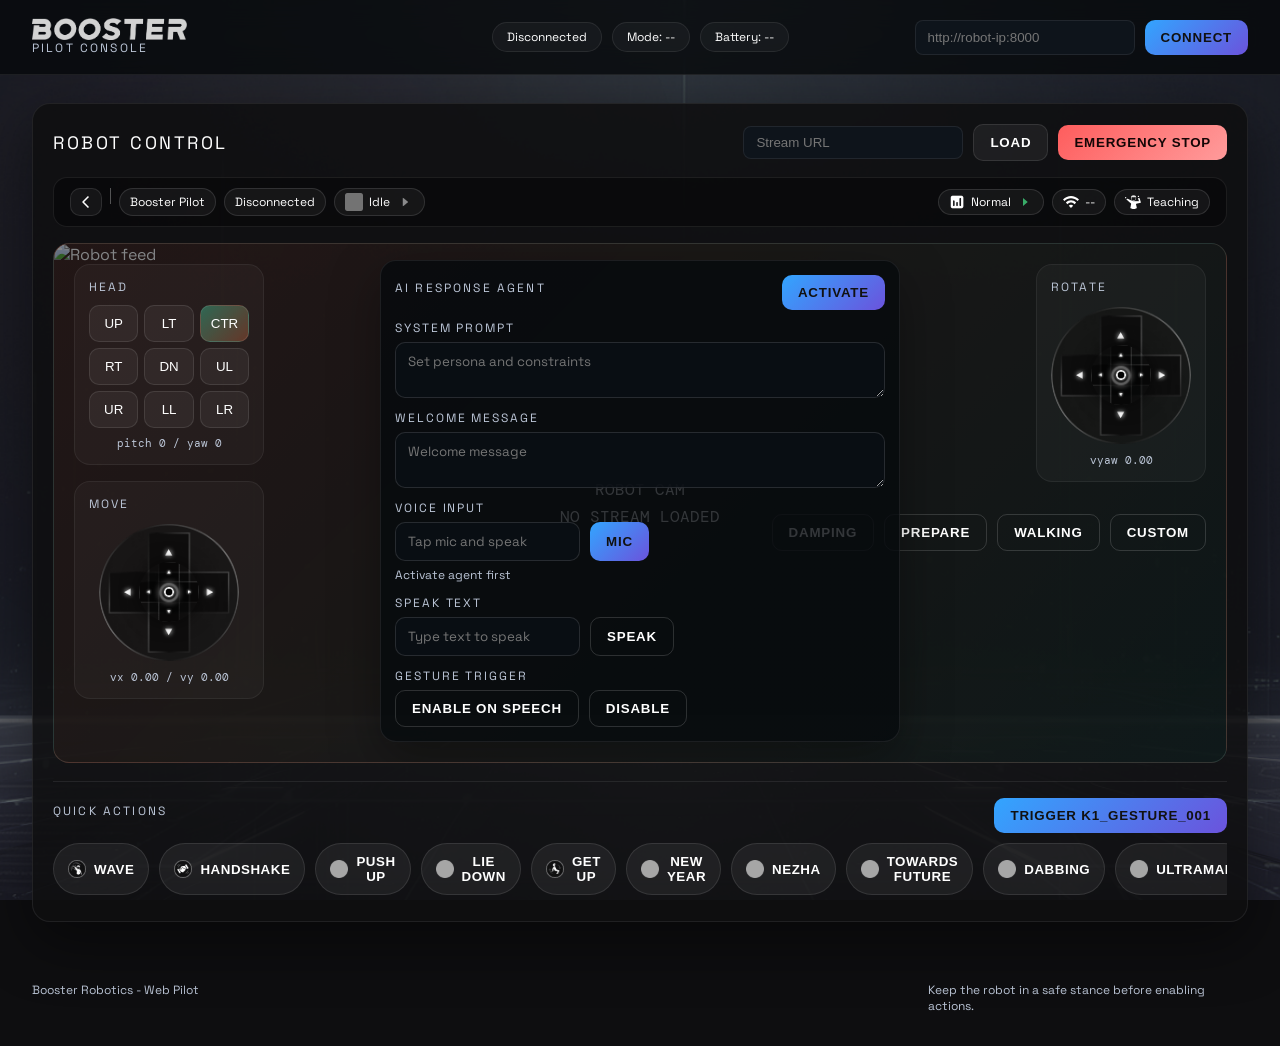
<file: orchestration_ui/index.html>
<!doctype html>
<html lang="en">
  <head>
    <meta charset="utf-8" />
    <meta name="viewport" content="width=device-width, initial-scale=1" />
    <title>Booster Web Pilot</title>
    <link rel="stylesheet" href="styles.css" />
  </head>
  <body>
    <div class="bg-orbit"></div>
    <div class="bg-grid"></div>

    <header class="topbar">
      <div class="brand">
        <div class="logo">
          <img src="assets/img_logo_white.png" alt="Booster" />
        </div>
        <div class="tag">Pilot Console</div>
      </div>
      <div class="status">
        <div class="chip" id="status-connection">Disconnected</div>
        <div class="chip" id="status-mode">Mode: --</div>
        <div class="chip" id="status-battery">Battery: --</div>
      </div>
      <div class="connect">
        <input id="api-host" type="text" placeholder="http://robot-ip:8000" />
        <button id="btn-connect" class="btn btn-primary">Connect</button>
      </div>
    </header>

    <main class="layout">
      <section class="panel console">
        <div class="console-header">
          <div class="console-title">Robot Control</div>
          <div class="console-actions">
            <input id="stream-url" type="text" placeholder="Stream URL" />
            <button id="btn-set-stream" class="btn btn-ghost">Load</button>
            <button id="btn-stop" class="btn btn-danger">Emergency Stop</button>
          </div>
        </div>

        <div class="robot-stage">
        <div class="robot-status-bar" id="robot_status_bar">
          <div class="status-left">
            <button class="status-icon-btn" id="btn-back" type="button">
              <img src="assets/ic_arrow_left_white_24.svg" alt="Back" />
            </button>
            <div class="status-divider"></div>
            <div class="status-pill">Booster Pilot</div>
            <div class="status-pill" id="status-connection-inline">Disconnected</div>
            <div class="status-pill agent-pill">
              <img src="assets/ic_agent_logo.png" alt="Agent" />
              <span id="agent-name">Idle</span>
              <img src="assets/ic_right_arrow.png" alt="Open" />
            </div>
          </div>
          <div class="status-right">
            <div class="status-pill">
              <img src="assets/ic_status_bar_robot.png" alt="Robot" />
              <span id="status-robot-inline">Normal</span>
              <img src="assets/ic_status_bar_triangle.svg" alt="More" />
            </div>
            <div class="status-pill">
              <img src="assets/ic_wifi.svg" alt="WiFi" />
              <span id="status-wifi-inline">--</span>
            </div>
            <div class="status-pill">
              <img src="assets/ic_teaching.png" alt="Teaching" />
              <span>Teaching</span>
            </div>
            <div class="status-pill warning-pill">
              <img src="assets/ic_warning.svg" alt="Warning" />
              <span>Firmware Warning</span>
            </div>
          </div>
        </div>

          <div class="video-frame stage-video">
            <img id="stream-feed" alt="Robot feed" />
            <div class="video-overlay">
              <div class="overlay-title">Robot Cam</div>
              <div class="overlay-sub">No stream loaded</div>
            </div>

            <div class="stage-left">
              <div class="head-card">
                <div class="card-title">Head</div>
                <div class="head-pad" id="robot_head_rotate_btn">
                  <button class="pad-btn" data-head="up">UP</button>
                  <button class="pad-btn" data-head="left">LT</button>
                  <button class="pad-btn" data-head="center">CTR</button>
                  <button class="pad-btn" data-head="right">RT</button>
                  <button class="pad-btn" data-head="down">DN</button>
                  <button class="pad-btn" data-head="left-up">UL</button>
                  <button class="pad-btn" data-head="right-up">UR</button>
                  <button class="pad-btn" data-head="left-down">LL</button>
                  <button class="pad-btn" data-head="right-down">LR</button>
                </div>
                <div class="readout" id="head-readout">pitch 0 / yaw 0</div>
              </div>

              <div class="joystick-card" id="robot_move_stick_controller">
                <div class="card-title">Move</div>
                <div class="joystick" data-stick="move">
                  <div class="joystick-base"></div>
                  <div class="joystick-handle"></div>
                </div>
                <div class="readout" id="move-readout">vx 0.00 / vy 0.00</div>
              </div>
            </div>

            <div class="stage-right">
              <div class="joystick-card" id="robot_rotate_stick_controller">
                <div class="card-title">Rotate</div>
                <div class="joystick" data-stick="rotate">
                  <div class="joystick-base"></div>
                  <div class="joystick-handle"></div>
                </div>
                <div class="readout" id="rotate-readout">vyaw 0.00</div>
              </div>

              <div class="mode-bar stage-mode">
                <button class="btn btn-outline" data-mode="0">Damping</button>
                <button class="btn btn-outline" data-mode="1">Prepare</button>
                <button class="btn btn-outline" data-mode="2">Walking</button>
                <button class="btn btn-outline" data-mode="3">Custom</button>
              </div>
            </div>

            <div class="stage-center">
              <div class="agent-card">
                <div class="agent-header">
                  <div class="card-title">AI Response Agent</div>
                  <button id="btn-agent-toggle" class="btn btn-primary">Activate</button>
                </div>
                <div class="agent-grid">
                  <div class="field">
                    <label>System Prompt</label>
                    <textarea id="system-prompt" rows="2" placeholder="Set persona and constraints"></textarea>
                  </div>
                  <div class="field">
                    <label>Welcome Message</label>
                    <textarea id="welcome-message" rows="2" placeholder="Welcome message"></textarea>
                  </div>
                  <div class="field">
                    <label>Voice Input</label>
                    <div class="speak-row">
                      <input id="voice-text" type="text" placeholder="Tap mic and speak" />
                      <button id="btn-voice" class="btn btn-primary">Mic</button>
                    </div>
                    <div id="voice-status" class="voice-status">Idle</div>
                  </div>
                  <div class="field">
                    <label>Speak Text</label>
                    <div class="speak-row">
                      <input id="speak-text" type="text" placeholder="Type text to speak" />
                      <button id="btn-speak" class="btn btn-outline">Speak</button>
                    </div>
                  </div>
                  <div class="field">
                    <label>Gesture Trigger</label>
                    <div class="toggle-row">
                      <button id="btn-gesture-enable" class="btn btn-outline">Enable on Speech</button>
                      <button id="btn-gesture-disable" class="btn btn-outline">Disable</button>
                    </div>
                  </div>
                </div>
              </div>
            </div>
          </div>
        </div>

        <div class="action-strip">
          <div class="action-strip-title">
            <div class="card-title">Quick Actions</div>
            <button id="btn-gesture" class="btn btn-primary">Trigger k1_gesture_001</button>
          </div>
          <div class="action-scroll">
            <button class="action-btn" data-action="wave">
              <img src="assets/ic_action_wavehand.png" alt="" />
              <span>Wave</span>
            </button>
            <button class="action-btn" data-action="shake">
              <img src="assets/ic_action_shakehand.png" alt="" />
              <span>Handshake</span>
            </button>
            <button class="action-btn" data-action="pushup">
              <img src="assets/ic_action_default.png" alt="" />
              <span>Push Up</span>
            </button>
            <button class="action-btn" data-action="liedown">
              <img src="assets/ic_action_default.png" alt="" />
              <span>Lie Down</span>
            </button>
            <button class="action-btn" data-action="getup">
              <img src="assets/ic_action_standup.png" alt="" />
              <span>Get Up</span>
            </button>
            <button class="action-btn" data-action="dance-newyear">
              <img src="assets/ic_action_default.png" alt="" />
              <span>New Year</span>
            </button>
            <button class="action-btn" data-action="dance-nezha">
              <img src="assets/ic_action_default.png" alt="" />
              <span>Nezha</span>
            </button>
            <button class="action-btn" data-action="dance-towards">
              <img src="assets/ic_action_default.png" alt="" />
              <span>Towards Future</span>
            </button>
            <button class="action-btn" data-action="gesture-dabbing">
              <img src="assets/ic_action_default.png" alt="" />
              <span>Dabbing</span>
            </button>
            <button class="action-btn" data-action="gesture-ultraman">
              <img src="assets/ic_action_default.png" alt="" />
              <span>Ultraman</span>
            </button>
            <button class="action-btn" data-action="gesture-respect">
              <img src="assets/ic_action_default.png" alt="" />
              <span>Respect</span>
            </button>
            <button class="action-btn" data-action="gesture-cheer">
              <img src="assets/ic_action_default.png" alt="" />
              <span>Cheer</span>
            </button>
            <button class="action-btn" data-action="gesture-luckycat">
              <img src="assets/ic_action_default.png" alt="" />
              <span>Lucky Cat</span>
            </button>
            <button class="action-btn" data-action="dance-stop">
              <img src="assets/ic_action_default.png" alt="" />
              <span>Stop Dance</span>
            </button>
          </div>
        </div>
      </section>
    </main>

    <footer class="footer">
      <div>Booster Robotics - Web Pilot</div>
      <div class="hint">Keep the robot in a safe stance before enabling actions.</div>
    </footer>

    <script src="app.js"></script>
  </body>
</html>
</file>
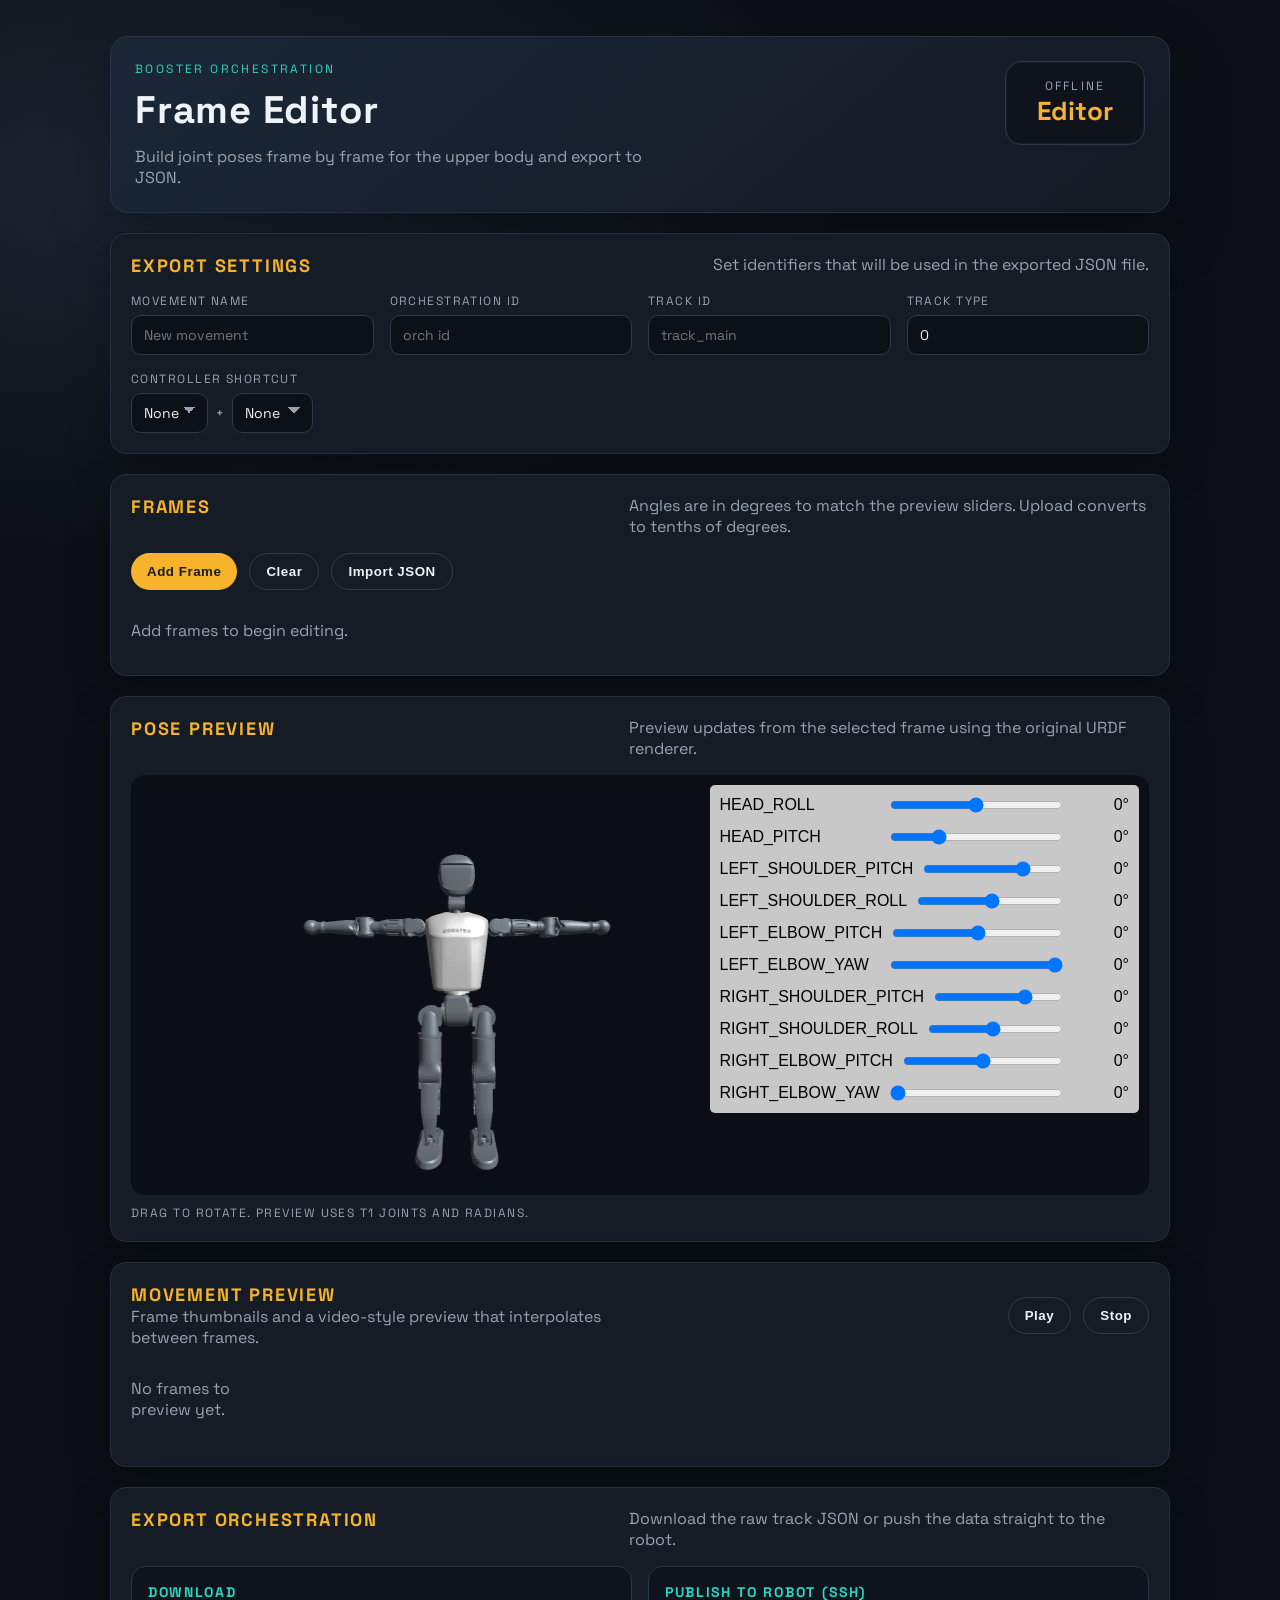
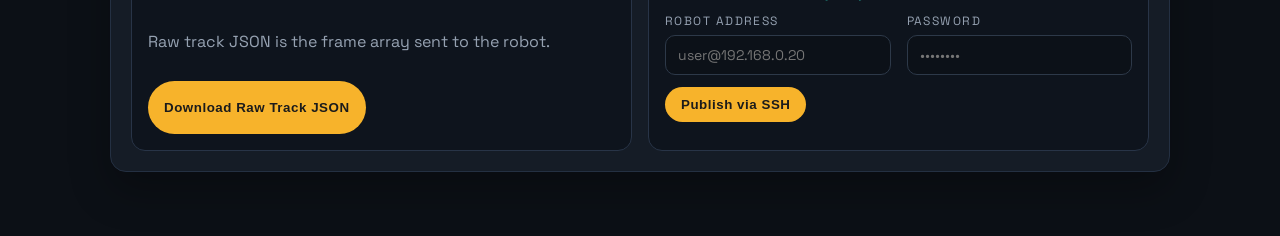
<file: orchestration_ui/public/index.html>
<!doctype html>
<html lang="en">
<head>
  <meta charset="utf-8" />
  <meta name="viewport" content="width=device-width, initial-scale=1" />
  <title>Booster Orchestration Editor</title>
  <link rel="stylesheet" href="styles.css" />
</head>
<body>
  <main class="app">
    <header class="hero">
      <div>
        <p class="eyebrow">Booster Orchestration</p>
        <h1>Frame Editor</h1>
        <p class="subtitle">Build joint poses frame by frame for the upper body and export to JSON.</p>
      </div>
      <div class="hero-badge">
        <span>Offline</span>
        <strong>Editor</strong>
      </div>
    </header>

    <section class="panel">
      <div class="panel-header">
        <h2>Export Settings</h2>
        <p>Set identifiers that will be used in the exported JSON file.</p>
      </div>
      <div class="grid">
        <label>
          Movement Name
          <input id="movement-name" placeholder="New movement" />
        </label>
        <label>
          Orchestration ID
          <input id="orch-id" placeholder="orch id" />
        </label>
        <label>
          Track ID
          <input id="track-id" placeholder="track_main" />
        </label>
        <label>
          Track Type
          <input id="track-type" type="number" value="0" />
        </label>
        <label>
          Controller Shortcut
          <div class="shortcut-select">
            <select id="shortcut-left">
              <option value="">None</option>
              <option value="LT">LT</option>
              <option value="LB">LB</option>
              <option value="RT">RT</option>
              <option value="RB">RB</option>
            </select>
            <span>+</span>
            <select id="shortcut-right">
              <option value="">None</option>
              <option value="UP">UP</option>
              <option value="DOWN">DOWN</option>
              <option value="LEFT">LEFT</option>
              <option value="RIGHT">RIGHT</option>
              <option value="X">X</option>
              <option value="Y">Y</option>
              <option value="A">A</option>
              <option value="B">B</option>
            </select>
          </div>
        </label>
      </div>
    </section>

    <section class="panel">
      <div class="panel-header">
        <h2>Frames</h2>
        <p>Angles are in degrees to match the preview sliders. Upload converts to tenths of degrees.</p>
      </div>
      <div class="btn-group">
        <button id="btn-add-frame">Add Frame</button>
        <button id="btn-clear-frames" class="ghost">Clear</button>
        <button id="btn-import" class="ghost">Import JSON</button>
        <input id="file-input" type="file" accept="application/json" />
      </div>
      <div id="frames" class="frame-list"></div>
    </section>

    <section class="panel">
      <div class="panel-header">
        <h2>Pose Preview</h2>
        <p>Preview updates from the selected frame using the original URDF renderer.</p>
      </div>
      <div class="preview-shell">
        <iframe id="robot-preview" title="Robot preview" src="urdf_render/index.html?model=T1&mode=normal"></iframe>
        <iframe id="robot-thumbnailer" class="thumbnail-renderer" title="Robot thumbnail renderer" src="urdf_render/index.html?model=T1&mode=normal" tabindex="-1" aria-hidden="true"></iframe>
        <div class="preview-note">Drag to rotate. Preview uses T1 joints and radians.</div>
      </div>
    </section>

    <section class="panel">
      <div class="panel-header">
        <div>
          <h2>Movement Preview</h2>
          <p>Frame thumbnails and a video-style preview that interpolates between frames.</p>
        </div>
        <div class="btn-group preview-controls">
          <button id="btn-preview-play" class="ghost">Play</button>
          <button id="btn-preview-stop" class="ghost" disabled>Stop</button>
        </div>
      </div>
      <div id="movement-preview" class="movement-strip"></div>
      <div id="movement-scale" class="movement-scale"></div>
    </section>

    <section class="panel">
      <div class="panel-header">
        <h2>Export Orchestration</h2>
        <p>Download the raw track JSON or push the data straight to the robot.</p>
      </div>
      <div class="export-grid">
        <div class="export-card">
          <h3>Download</h3>
          <p>Raw track JSON is the frame array sent to the robot.</p>
          <div class="btn-group">
            <button id="btn-export-raw">Download Raw Track JSON</button>
          </div>
        </div>
        <div class="export-card">
          <h3>Publish to Robot (SSH)</h3>
          <div class="grid">
            <label>
              Robot Address
              <input id="robot-host" placeholder="user@192.168.0.20" />
            </label>
            <label>
              Password
              <input id="robot-password" type="password" placeholder="••••••••" />
            </label>
          </div>
          <div class="btn-group">
            <button id="btn-publish">Publish via SSH</button>
          </div>
          <p id="publish-status" class="status muted"></p>
        </div>
      </div>
    </section>
  </main>

  <script src="app.js"></script>
</body>
</html>
</file>
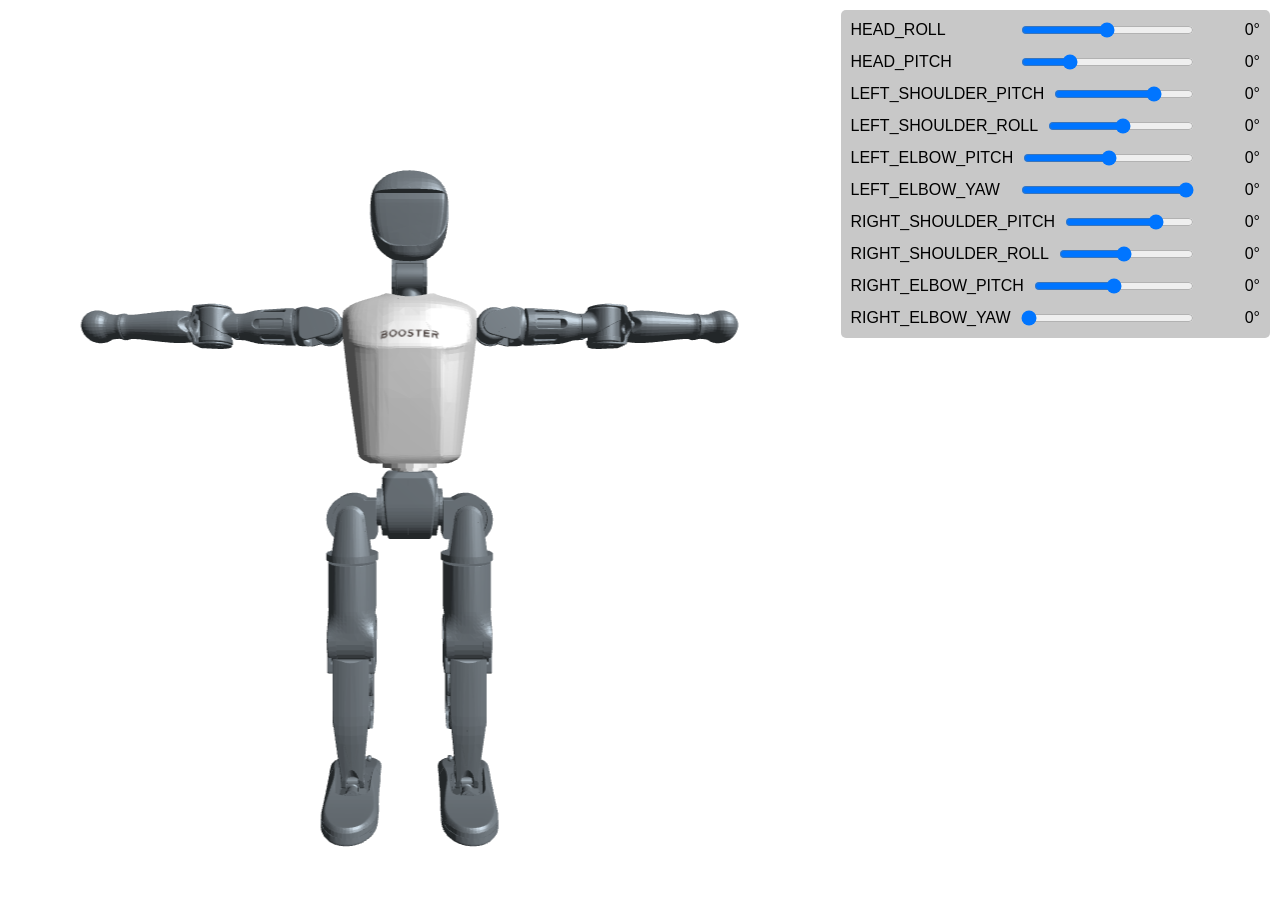
<file: orchestration_ui/public/urdf_render/index.html>
<!DOCTYPE html>
<html lang="en">

<head>
  <meta charset="UTF-8" />
  <meta name="viewport" content="width=device-width, initial-scale=1.0" />
  <title>RobotModel</title>
  <style>
    body {
      margin: 0;
      overflow: hidden;
      background: transparent;
    }

    #app {
      width: 100vw;
      height: 100vh;
      transform: translateX(-18%);
      transform-origin: center center;
    }

    .controls {
      position: fixed;
      top: 10px;
      right: 10px;
      background: rgba(200, 200, 200, 1);
      padding: 10px;
      border-radius: 5px;
      visibility: hidden;
      font-family: Arial, sans-serif;
    }

    #sliderGroups > div {
      display: flex;
      align-items: center;
      gap: 8px;
    }

    #sliderGroups label {
      min-width: 160px;
    }

    #sliderGroups input[type="range"] {
      flex: 1;
    }

    #sliderGroups span {
      min-width: 56px;
      text-align: right;
      font-variant-numeric: tabular-nums;
      display: inline-block;
    }
  </style>
  <script type="module" crossorigin src="./assets/index-CHw-QaMB.js"></script>
</head>

<body>
  <div id="app"></div>
  <div class="controls" id="controlPanel">
    <div id="sliderGroups" style="display: flex; flex-direction: column; gap: 12px;">
      <div id="sliderGroup0" style="display: flex; justify-content: space-between;">
        <label for="headSlider">头部旋转: </label>
        <input type="range" min="-90" max="90" value="0">
        <span>0°</span>
      </div>
    </div>
    <input type="checkbox" id="toggleSwitch" style="display: none;" />
    <img id="exportButton" width="100px" height="100px" style="object-fit: cover; display: none;">
  </div>

  <script>
    (function () {
      let attempts = 0;
      const sliderMap = {};
      const desiredOrder = [
        'HEAD_ROLL',
        'HEAD_PITCH',
        'LEFT_SHOULDER_PITCH',
        'LEFT_SHOULDER_ROLL',
        'LEFT_ELBOW_PITCH',
        'LEFT_ELBOW_YAW',
        'RIGHT_SHOULDER_PITCH',
        'RIGHT_SHOULDER_ROLL',
        'RIGHT_ELBOW_PITCH',
        'RIGHT_ELBOW_YAW'
      ];
      const jointLimits = {
        HEAD_ROLL: { min: -56, max: 56 },
        HEAD_PITCH: { min: -16, max: 45 },
        LEFT_SHOULDER_PITCH: { min: -186, max: 66 },
        LEFT_SHOULDER_ROLL: { min: -92, max: 86 },
        LEFT_ELBOW_PITCH: { min: -126, max: 126 },
        LEFT_ELBOW_YAW: { min: -118, max: 0 },
        RIGHT_SHOULDER_PITCH: { min: -186, max: 66 },
        RIGHT_SHOULDER_ROLL: { min: -86, max: 92 },
        RIGHT_ELBOW_PITCH: { min: -126, max: 126 },
        RIGHT_ELBOW_YAW: { min: 0, max: 118 }
      };

      function buildSliderMap() {
        Object.keys(sliderMap).forEach((key) => delete sliderMap[key]);
        const groups = Array.from(document.querySelectorAll('#sliderGroups > div'));
        groups.forEach((group, index) => {
          const label = group.querySelector('label');
          const input = group.querySelector('input');
          const span = group.querySelector('span');
          if (!label || !input || !span) {
            return;
          }
          const name = desiredOrder[index] || (label.textContent || '').trim();
          if (!name) {
            return;
          }
          label.textContent = name;
          sliderMap[name] = { input, span };
          if (jointLimits[name]) {
            input.min = String(jointLimits[name].min);
            input.max = String(jointLimits[name].max);
          }
          input.oninput = (event) => {
            const next = parseInt(event.target.value, 10);
            if (Number.isFinite(next)) {
              const rad = (next * Math.PI) / 180;
              if (typeof window.updateJoint === 'function') {
                window.updateJoint(name, rad, true);
              }
            }
          };
        });
      }
      function reorderSliders() {
        const container = document.getElementById('sliderGroups');
        if (!container) {
          return;
        }
        const groups = Array.from(container.children);
        const map = {};
        const extras = [];
        groups.forEach((group) => {
          const label = group.querySelector('label');
          const name = (label?.textContent || '').trim();
          if (name && !map[name]) {
            map[name] = group;
          } else if (name && map[name]) {
            group.remove();
          } else if (!name) {
            extras.push(group);
          }
        });
        container.innerHTML = '';
        desiredOrder.forEach((name) => {
          if (map[name]) {
            container.appendChild(map[name]);
          }
        });
        extras.forEach((group) => container.appendChild(group));
      }
      function updateSlider(name, rad) {
        if (!sliderMap[name]) {
          reorderSliders();
          buildSliderMap();
        }
        const control = sliderMap[name];
        if (!control) {
          return;
        }
        const limits = jointLimits[name];
        let deg = Math.round((rad * 180) / Math.PI);
        if (limits) {
          deg = Math.min(limits.max, Math.max(limits.min, deg));
          control.input.min = String(limits.min);
          control.input.max = String(limits.max);
        }
        control.input.value = String(deg);
        control.span.textContent = `${deg} deg`;
      }
      const timer = setInterval(() => {
        if (typeof window.updateJoint === 'function') {
          const original = window.updateJoint;
          window.updateJoint = function (jointName, rad, render) {
            const result = original(jointName, rad, render);
            updateSlider(jointName, rad);
            try {
              window.parent.postMessage({
                type: 'urdf_joint_update',
                joint: jointName,
                rad: rad
              }, '*');
            } catch (err) {
            }
            return result;
          };
          if (typeof window.updateJoints === 'function') {
            const originalUpdateJoints = window.updateJoints;
            window.updateJoints = function (arg) {
              let payload = arg;
              if (typeof payload === 'string') {
                try {
                  payload = JSON.parse(payload);
                } catch (err) {
                  payload = null;
                }
              }
              if (payload && typeof payload === 'object') {
                Object.entries(payload).forEach(([name, rad]) => {
                  if (rad !== null && rad !== undefined) {
                    updateSlider(name, rad);
                  }
                });
              }
              return originalUpdateJoints(arg);
            };
          }
          reorderSliders();
          buildSliderMap();
          clearInterval(timer);
        } else if (++attempts > 60) {
          clearInterval(timer);
        }
      }, 100);
    })();
  </script>
</body>

</html>
</file>
<file: orchestration_ui/styles.css>
@import url('https://fonts.googleapis.com/css2?family=Space+Grotesk:wght@400;500;600;700&family=DM+Mono:wght@400;500&display=swap');

:root {
  --bg: #0e0e10;
  --bg-alt: #1e1f22;
  --bg-soft: rgba(255, 255, 255, 0.04);
  --accent: #32a5ff;
  --accent-2: #6b53dc;
  --accent-3: #43d27e;
  --text: #ffffff;
  --muted: #bbc5d6;
  --line: rgba(255, 255, 255, 0.08);
  --danger: #fe5d5d;
  --shadow: 0 20px 60px rgba(0, 0, 0, 0.45);
  --radius: 18px;
  --warning: #feca5d;
}

* {
  box-sizing: border-box;
}

body {
  margin: 0;
  font-family: "Space Grotesk", "Segoe UI", sans-serif;
  color: var(--text);
  background: #0e0e10 url("assets/bg_app_all.png") center/cover no-repeat fixed;
  min-height: 100vh;
  overflow-x: hidden;
}

.bg-orbit {
  position: fixed;
  top: -30vh;
  left: -20vw;
  width: 80vw;
  height: 80vw;
  background: radial-gradient(circle, rgba(248, 111, 68, 0.35), transparent 70%);
  filter: blur(10px);
  z-index: 0;
  opacity: 0.08;
}

.bg-grid {
  position: fixed;
  inset: 0;
  background-image: linear-gradient(rgba(255, 255, 255, 0.04) 1px, transparent 1px),
    linear-gradient(90deg, rgba(255, 255, 255, 0.03) 1px, transparent 1px);
  background-size: 64px 64px;
  opacity: 0.08;
  pointer-events: none;
  z-index: 0;
}

.topbar {
  position: sticky;
  top: 0;
  z-index: 2;
  display: grid;
  grid-template-columns: 1fr auto 1fr;
  align-items: center;
  gap: 16px;
  padding: 18px 32px;
  background: rgba(7, 9, 12, 0.8);
  backdrop-filter: blur(14px);
  border-bottom: 1px solid var(--line);
}

.brand {
  display: flex;
  flex-direction: column;
}

.logo {
  display: flex;
  align-items: center;
  gap: 10px;
}

.logo img {
  height: 22px;
  width: auto;
}

.tag {
  font-size: 12px;
  color: var(--muted);
  letter-spacing: 0.18em;
  text-transform: uppercase;
}

.status {
  display: flex;
  gap: 10px;
  justify-content: center;
  flex-wrap: wrap;
}

.chip {
  padding: 6px 14px;
  border-radius: 999px;
  background: var(--bg-soft);
  border: 1px solid var(--line);
  font-size: 12px;
}

.connect {
  display: flex;
  justify-content: flex-end;
  gap: 10px;
}

.connect input {
  width: 220px;
  padding: 8px 12px;
  border-radius: 8px;
  border: 1px solid var(--line);
  background: #0e141b;
  color: var(--text);
}

.layout {
  position: relative;
  z-index: 1;
  display: grid;
  grid-template-columns: repeat(12, 1fr);
  gap: 20px;
  padding: 28px 32px 40px;
}

.panel {
  background: rgba(10, 15, 20, 0.88);
  border-radius: var(--radius);
  border: 1px solid var(--line);
  box-shadow: var(--shadow);
  padding: 18px;
}

.console {
  grid-column: span 12;
  padding: 20px;
  background: rgba(14, 14, 16, 0.86);
}

.console-header {
  display: flex;
  justify-content: space-between;
  align-items: center;
  gap: 16px;
  margin-bottom: 16px;
}

.console-title {
  font-size: 18px;
  letter-spacing: 0.14em;
  text-transform: uppercase;
}

.console-actions {
  display: flex;
  gap: 10px;
  align-items: center;
  flex-wrap: wrap;
}

.console-actions input {
  min-width: 220px;
  padding: 8px 12px;
  border-radius: 8px;
  border: 1px solid var(--line);
  background: #0e141b;
  color: var(--text);
}

.panel-header {
  display: flex;
  justify-content: space-between;
  align-items: center;
  gap: 12px;
  margin-bottom: 16px;
}

.panel-header h2 {
  margin: 0;
  font-size: 18px;
  letter-spacing: 0.06em;
  text-transform: uppercase;
}

.panel-actions {
  display: flex;
  gap: 10px;
  align-items: center;
}

.video {
  grid-column: span 7;
}

.control {
  grid-column: span 5;
}

.actions {
  grid-column: span 7;
}

.chat {
  grid-column: span 5;
}

.video-frame {
  position: relative;
  border-radius: 16px;
  overflow: hidden;
  border: 1px solid rgba(255, 255, 255, 0.08);
  background: linear-gradient(135deg, rgba(248, 111, 68, 0.2), rgba(61, 214, 167, 0.1));
  min-height: 320px;
}

.robot-stage {
  display: flex;
  flex-direction: column;
  gap: 16px;
}

.robot-status-bar {
  display: flex;
  justify-content: space-between;
  align-items: center;
  gap: 16px;
  padding: 10px 16px;
  border-radius: 14px;
  background: rgba(0, 0, 0, 0.35);
  border: 1px solid rgba(255, 255, 255, 0.08);
  font-size: 12px;
}

.status-left,
.status-right {
  display: flex;
  gap: 8px;
  flex-wrap: wrap;
}

.status-pill {
  padding: 4px 10px;
  border-radius: 999px;
  border: 1px solid rgba(255, 255, 255, 0.12);
  background: rgba(255, 255, 255, 0.05);
  display: inline-flex;
  align-items: center;
  gap: 6px;
}

.status-pill img {
  width: 16px;
  height: 16px;
  object-fit: contain;
}

.warning-pill {
  color: var(--warning);
  border-color: rgba(254, 202, 93, 0.6);
  background: rgba(254, 202, 93, 0.12);
  display: none;
}

.status-icon-btn {
  border: 1px solid rgba(255, 255, 255, 0.1);
  background: rgba(255, 255, 255, 0.05);
  border-radius: 10px;
  width: 32px;
  height: 28px;
  display: inline-flex;
  align-items: center;
  justify-content: center;
  cursor: pointer;
}

.status-icon-btn img {
  width: 18px;
  height: 18px;
}

.status-divider {
  width: 1px;
  height: 16px;
  background: rgba(255, 255, 255, 0.3);
}

.agent-pill img {
  width: 18px;
  height: 18px;
}

.stage-video {
  min-height: 520px;
}

.stage-left,
.stage-right,
.stage-center {
  position: absolute;
  top: 20px;
  bottom: 20px;
  display: flex;
  flex-direction: column;
  gap: 16px;
  z-index: 2;
  pointer-events: none;
}

.stage-left {
  left: 20px;
}

.stage-right {
  right: 20px;
  align-items: flex-end;
}

.stage-center {
  left: 50%;
  transform: translateX(-50%);
  width: min(520px, 90%);
  justify-content: flex-end;
}

.stage-left .joystick-card,
.stage-left .head-card,
.stage-right .joystick-card,
.agent-card {
  pointer-events: auto;
}

.agent-card {
  padding: 14px;
  border-radius: 16px;
  background: rgba(7, 10, 14, 0.82);
  border: 1px solid rgba(255, 255, 255, 0.08);
  box-shadow: 0 18px 50px rgba(0, 0, 0, 0.35);
}

.agent-header {
  display: flex;
  justify-content: space-between;
  align-items: center;
  gap: 10px;
  margin-bottom: 10px;
}

.agent-grid {
  display: grid;
  gap: 12px;
}

.stage-mode {
  align-self: flex-end;
}

.action-strip {
  margin-top: 18px;
  padding-top: 16px;
  border-top: 1px solid rgba(255, 255, 255, 0.08);
  display: flex;
  flex-direction: column;
  gap: 10px;
}

.action-strip-title {
  display: flex;
  justify-content: space-between;
  align-items: center;
  gap: 12px;
}

.action-scroll {
  display: flex;
  gap: 10px;
  overflow-x: auto;
  padding-bottom: 6px;
  scrollbar-width: thin;
}

.action-scroll::-webkit-scrollbar {
  height: 6px;
}

.action-scroll::-webkit-scrollbar-thumb {
  background: rgba(255, 255, 255, 0.2);
  border-radius: 999px;
}

.video-frame img {
  width: 100%;
  height: 100%;
  object-fit: cover;
  display: block;
}

.video-overlay {
  position: absolute;
  inset: 0;
  display: flex;
  flex-direction: column;
  justify-content: center;
  align-items: center;
  gap: 6px;
  background: rgba(8, 12, 16, 0.5);
  font-family: "DM Mono", monospace;
  text-transform: uppercase;
}

.control-grid {
  display: grid;
  grid-template-columns: repeat(auto-fit, minmax(160px, 1fr));
  gap: 16px;
}

.joystick-card,
.head-card {
  padding: 14px;
  background: rgba(255, 255, 255, 0.03);
  border-radius: 16px;
  border: 1px solid rgba(255, 255, 255, 0.06);
}

.card-title {
  font-size: 12px;
  text-transform: uppercase;
  letter-spacing: 0.18em;
  color: var(--muted);
  margin-bottom: 10px;
}

.joystick {
  position: relative;
  width: 140px;
  height: 140px;
  margin: 0 auto 8px;
  touch-action: none;
}

.joystick-base {
  position: absolute;
  inset: 0;
  border-radius: 50%;
  background: url("assets/img_direction_bg.png") center/contain no-repeat;
}

.joystick-handle {
  position: absolute;
  width: 60px;
  height: 60px;
  border-radius: 50%;
  left: 50%;
  top: 50%;
  transform: translate(-50%, -50%);
  background: url("assets/img_direction.png") center/contain no-repeat;
  box-shadow: 0 0 18px rgba(0, 0, 0, 0.5);
}

.head-pad {
  display: grid;
  grid-template-columns: repeat(3, 1fr);
  gap: 6px;
  margin-bottom: 8px;
}

.pad-btn {
  padding: 10px;
  border-radius: 10px;
  border: 1px solid rgba(255, 255, 255, 0.1);
  background: rgba(255, 255, 255, 0.05);
  color: var(--text);
  cursor: pointer;
}

.pad-btn[data-head="center"] {
  background: linear-gradient(135deg, rgba(61, 214, 167, 0.4), rgba(248, 111, 68, 0.3));
}

.readout {
  font-family: "DM Mono", monospace;
  font-size: 11px;
  text-align: center;
  color: var(--muted);
}

.mode-bar {
  display: flex;
  gap: 10px;
  margin-top: 16px;
  flex-wrap: wrap;
}

.action-grid {
  display: grid;
  grid-template-columns: repeat(auto-fit, minmax(140px, 1fr));
  gap: 10px;
}

.action-btn {
  padding: 10px 14px;
  border-radius: 999px;
  border: 1px solid rgba(255, 255, 255, 0.1);
  background: rgba(255, 255, 255, 0.06);
  color: var(--text);
  font-weight: 600;
  cursor: pointer;
  text-transform: uppercase;
  letter-spacing: 0.04em;
  display: inline-flex;
  align-items: center;
  gap: 8px;
}

.action-btn img {
  width: 18px;
  height: 18px;
  object-fit: contain;
}

.chat-grid {
  display: grid;
  gap: 14px;
}

.field {
  display: grid;
  gap: 6px;
}

.field label {
  font-size: 12px;
  color: var(--muted);
  letter-spacing: 0.16em;
  text-transform: uppercase;
}

.field textarea,
.field input {
  background: rgba(10, 15, 20, 0.9);
  border: 1px solid rgba(255, 255, 255, 0.12);
  border-radius: 10px;
  color: var(--text);
  padding: 10px 12px;
  font-family: inherit;
}

.speak-row,
.toggle-row {
  display: flex;
  gap: 10px;
}

.voice-status {
  font-size: 12px;
  color: var(--muted);
}

.btn {
  border: none;
  padding: 10px 16px;
  border-radius: 10px;
  font-weight: 600;
  cursor: pointer;
  text-transform: uppercase;
  letter-spacing: 0.06em;
}

.btn-primary {
  background: linear-gradient(135deg, var(--accent), var(--accent-2));
  color: #111;
}

.btn-ghost {
  background: rgba(255, 255, 255, 0.06);
  color: var(--text);
  border: 1px solid rgba(255, 255, 255, 0.1);
}

.btn-outline {
  background: transparent;
  border: 1px solid rgba(255, 255, 255, 0.15);
  color: var(--text);
}


.btn-danger {
  background: linear-gradient(135deg, var(--danger), #ff9b9b);
  color: #140606;
}

.footer {
  display: flex;
  justify-content: space-between;
  padding: 20px 32px 32px;
  color: var(--muted);
  font-size: 12px;
}

.hint {
  max-width: 320px;
}

@media (max-width: 1100px) {
  .layout {
    grid-template-columns: repeat(6, 1fr);
  }

  .console {
    grid-column: span 6;
  }
}

@media (max-width: 720px) {
  .topbar {
    grid-template-columns: 1fr;
    gap: 12px;
  }

  .connect {
    justify-content: flex-start;
  }

  .control-grid {
    grid-template-columns: 1fr;
  }

  .console-header {
    flex-direction: column;
    align-items: flex-start;
  }

  .robot-status-bar {
    flex-direction: column;
    align-items: flex-start;
  }

  .stage-video {
    overflow: visible;
    min-height: auto;
  }

  .stage-left,
  .stage-right,
  .stage-center {
    position: static;
    transform: none;
    width: 100%;
    align-items: stretch;
  }

  .stage-left,
  .stage-right {
    flex-direction: column;
  }

  .joystick {
    width: 120px;
    height: 120px;
  }

  .agent-card {
    margin-top: 8px;
  }

  .speak-row,
  .toggle-row {
    flex-direction: column;
  }
}
</file>
<file: orchestration_ui/public/styles.css>
@import url('https://fonts.googleapis.com/css2?family=Space+Grotesk:wght@400;600;700&family=JetBrains+Mono:wght@400;600&display=swap');

:root {
  --bg: #0c1016;
  --panel: #151c26;
  --panel-border: #243042;
  --text: #eef3f7;
  --muted: #96a2b2;
  --accent: #f7b32b;
  --accent-2: #2dd4bf;
  --shadow: rgba(0, 0, 0, 0.28);
}

* {
  box-sizing: border-box;
}

body {
  margin: 0;
  font-family: "Space Grotesk", "Trebuchet MS", sans-serif;
  color: var(--text);
  background:
    radial-gradient(1200px 600px at 10% 10%, #1a2330, #0c1016 60%),
    linear-gradient(120deg, rgba(45, 212, 191, 0.12), transparent 60%);
  min-height: 100vh;
}

.app {
  max-width: 1100px;
  margin: 0 auto;
  padding: 36px 20px 64px;
  display: flex;
  flex-direction: column;
  gap: 20px;
}

.hero {
  display: flex;
  justify-content: space-between;
  gap: 24px;
  padding: 24px;
  border-radius: 18px;
  background: linear-gradient(140deg, #1b2737, #141a24);
  border: 1px solid #263247;
  box-shadow: 0 24px 60px var(--shadow);
  animation: rise 0.6s ease-out;
}

.hero h1 {
  margin: 8px 0 12px;
  font-size: clamp(28px, 3vw, 40px);
  letter-spacing: 0.02em;
}

.eyebrow {
  margin: 0;
  text-transform: uppercase;
  font-size: 12px;
  letter-spacing: 0.2em;
  color: var(--accent-2);
}

.subtitle {
  margin: 0;
  color: var(--muted);
  max-width: 520px;
}

.hero-badge {
  align-self: flex-start;
  background: #0f141c;
  border: 1px solid #2a384d;
  border-radius: 16px;
  padding: 16px 18px;
  min-width: 140px;
  text-align: center;
  box-shadow: inset 0 0 0 1px rgba(255, 255, 255, 0.04);
}

.hero-badge span {
  display: block;
  font-size: 12px;
  text-transform: uppercase;
  letter-spacing: 0.18em;
  color: var(--muted);
}

.hero-badge strong {
  font-size: 26px;
  color: var(--accent);
}

.panel {
  background: var(--panel);
  border: 1px solid var(--panel-border);
  border-radius: 16px;
  padding: 20px;
  box-shadow: 0 18px 40px var(--shadow);
  animation: fade-in 0.5s ease-out;
}

.panel-header {
  display: flex;
  justify-content: space-between;
  flex-wrap: wrap;
  gap: 12px;
  margin-bottom: 16px;
}

.preview-controls {
  align-items: center;
}

.panel h2 {
  margin: 0;
  font-size: 18px;
  letter-spacing: 0.1em;
  text-transform: uppercase;
  color: var(--accent);
}

.panel p {
  margin: 0;
  color: var(--muted);
  max-width: 520px;
}

.row {
  display: flex;
  flex-wrap: wrap;
  gap: 16px;
  align-items: flex-end;
}

.grid {
  display: grid;
  gap: 16px;
  grid-template-columns: repeat(auto-fit, minmax(200px, 1fr));
}

label {
  display: flex;
  flex-direction: column;
  gap: 6px;
  font-size: 12px;
  text-transform: uppercase;
  letter-spacing: 0.12em;
  color: var(--muted);
}

input,
select {
  background: #0c1118;
  border: 1px solid #2d3949;
  color: var(--text);
  padding: 10px 12px;
  border-radius: 10px;
  font-size: 14px;
  font-family: "Space Grotesk", "Trebuchet MS", sans-serif;
}

select {
  appearance: none;
  background-image:
    linear-gradient(45deg, transparent 50%, var(--muted) 50%),
    linear-gradient(135deg, var(--muted) 50%, transparent 50%);
  background-position:
    calc(100% - 18px) calc(50% - 3px),
    calc(100% - 12px) calc(50% - 3px);
  background-size: 6px 6px, 6px 6px;
  background-repeat: no-repeat;
  padding-right: 28px;
}

label small {
  text-transform: none;
  letter-spacing: normal;
  font-size: 11px;
  color: var(--muted);
}

.shortcut-select {
  display: flex;
  align-items: center;
  gap: 8px;
}

.shortcut-select span {
  color: var(--muted);
  font-weight: 600;
}

button {
  background: var(--accent);
  border: none;
  color: #1b1b1b;
  padding: 10px 16px;
  border-radius: 999px;
  font-weight: 700;
  cursor: pointer;
  letter-spacing: 0.04em;
  transition: transform 0.2s ease, filter 0.2s ease;
}

button:hover {
  transform: translateY(-1px);
  filter: brightness(1.05);
}

button.ghost {
  background: transparent;
  border: 1px solid #2f3b4c;
  color: var(--text);
}

.btn-group {
  display: flex;
  flex-wrap: wrap;
  gap: 12px;
}

.export-grid {
  display: grid;
  gap: 16px;
  grid-template-columns: repeat(auto-fit, minmax(260px, 1fr));
}

.export-card {
  background: #0e141d;
  border: 1px solid #283447;
  border-radius: 14px;
  padding: 16px;
  display: grid;
  gap: 12px;
}

.export-card h3 {
  margin: 0;
  font-size: 14px;
  text-transform: uppercase;
  letter-spacing: 0.12em;
  color: var(--accent-2);
}

.status {
  font-size: 12px;
  margin: 0;
}

.status.muted {
  color: var(--muted);
}

.status.success {
  color: var(--accent-2);
}

.status.error {
  color: #ffb4b4;
}

.output {
  margin-top: 16px;
  padding: 14px;
  background: #0b0f15;
  border-radius: 12px;
  border: 1px dashed #2b3949;
  max-height: 320px;
  overflow: auto;
  white-space: pre-wrap;
  font-family: "JetBrains Mono", "Courier New", monospace;
  font-size: 13px;
  color: #c7d2df;
}

.output.small {
  max-height: 180px;
}

.orch-list {
  display: grid;
  gap: 12px;
  grid-template-columns: repeat(auto-fit, minmax(220px, 1fr));
}

.orch-card {
  background: #0f151f;
  border: 1px solid #293548;
  border-radius: 14px;
  padding: 14px 16px;
  text-align: left;
  color: var(--text);
  display: grid;
  gap: 8px;
}

.orch-card.active {
  border-color: var(--accent-2);
  box-shadow: 0 0 0 1px rgba(45, 212, 191, 0.5);
}

.orch-title {
  font-size: 16px;
  font-weight: 600;
}

.orch-meta,
.orch-tracks {
  font-size: 12px;
  color: var(--muted);
}

.frame-list {
  display: grid;
  gap: 16px;
  margin-top: 16px;
}

.frame-card {
  background: #0e141d;
  border: 1px solid #2b3749;
  border-radius: 14px;
  padding: 16px;
  cursor: pointer;
  transition: border-color 0.2s ease, box-shadow 0.2s ease;
}

.frame-card.active {
  border-color: var(--accent-2);
  box-shadow: 0 0 0 1px rgba(45, 212, 191, 0.5);
}

.frame-header {
  display: flex;
  justify-content: space-between;
  align-items: center;
  margin-bottom: 12px;
  font-weight: 600;
}

.frame-grid {
  display: grid;
  gap: 10px;
  grid-template-columns: repeat(6, minmax(0, 1fr));
}

.frame-grid label {
  font-size: 10px;
  min-height: 44px;
}

.frame-grid label input {
  margin-top: auto;
}

@media (max-width: 900px) {
  .frame-grid {
    grid-template-columns: repeat(3, minmax(0, 1fr));
  }
}

@media (max-width: 600px) {
  .frame-grid {
    grid-template-columns: repeat(2, minmax(0, 1fr));
  }
}

.empty {
  color: var(--muted);
  padding: 14px 0;
}

#robot-preview {
  width: 100%;
  height: 420px;
  border: none;
  border-radius: 14px;
  background: #0b0f15;
}

.thumbnail-renderer {
  position: absolute;
  left: -9999px;
  top: -9999px;
  width: 320px;
  height: 240px;
  opacity: 0;
  pointer-events: none;
  border: none;
}

.preview-shell {
  display: grid;
  gap: 10px;
}

.preview-note {
  color: var(--muted);
  font-size: 12px;
  text-transform: uppercase;
  letter-spacing: 0.12em;
}

.movement-strip {
  display: grid;
  grid-auto-flow: column;
  grid-auto-columns: 140px;
  gap: 14px;
  overflow-x: auto;
  padding-bottom: 6px;
}

.movement-card {
  background: #0e141d;
  border: 1px solid #2b3749;
  border-radius: 12px;
  padding: 10px;
  display: grid;
  gap: 8px;
  width: 140px;
}

.movement-card.active {
  border-color: var(--accent-2);
  box-shadow: 0 0 0 1px rgba(45, 212, 191, 0.5);
}

.movement-thumb {
  width: 100%;
  aspect-ratio: 4 / 3;
  border-radius: 8px;
  background: #0b0f15;
  border: 1px solid #2b3749;
  overflow: hidden;
  display: flex;
  align-items: center;
  justify-content: center;
  color: var(--muted);
  font-size: 11px;
  text-transform: uppercase;
  letter-spacing: 0.08em;
}

.movement-thumb img {
  width: 100%;
  height: 100%;
  object-fit: cover;
}

.movement-meta {
  display: flex;
  justify-content: space-between;
  color: var(--muted);
  font-size: 12px;
}

.movement-scale {
  display: grid;
  grid-auto-flow: column;
  grid-auto-columns: 140px;
  gap: 14px;
  overflow-x: auto;
  padding-top: 6px;
  color: var(--muted);
  font-size: 11px;
  text-transform: uppercase;
  letter-spacing: 0.08em;
}

.movement-scale span {
  text-align: left;
  font-variant-numeric: tabular-nums;
}
#file-input {
  display: none;
}

code {
  font-family: "JetBrains Mono", "Courier New", monospace;
  color: var(--accent-2);
}

@keyframes fade-in {
  from {
    opacity: 0;
    transform: translateY(8px);
  }
  to {
    opacity: 1;
    transform: translateY(0);
  }
}

@keyframes rise {
  from {
    opacity: 0;
    transform: translateY(18px);
  }
  to {
    opacity: 1;
    transform: translateY(0);
  }
}

@media (max-width: 720px) {
  .hero {
    flex-direction: column;
  }

  .hero-badge {
    align-self: stretch;
  }

  .panel-header {
    flex-direction: column;
    align-items: flex-start;
  }
}
</file>
